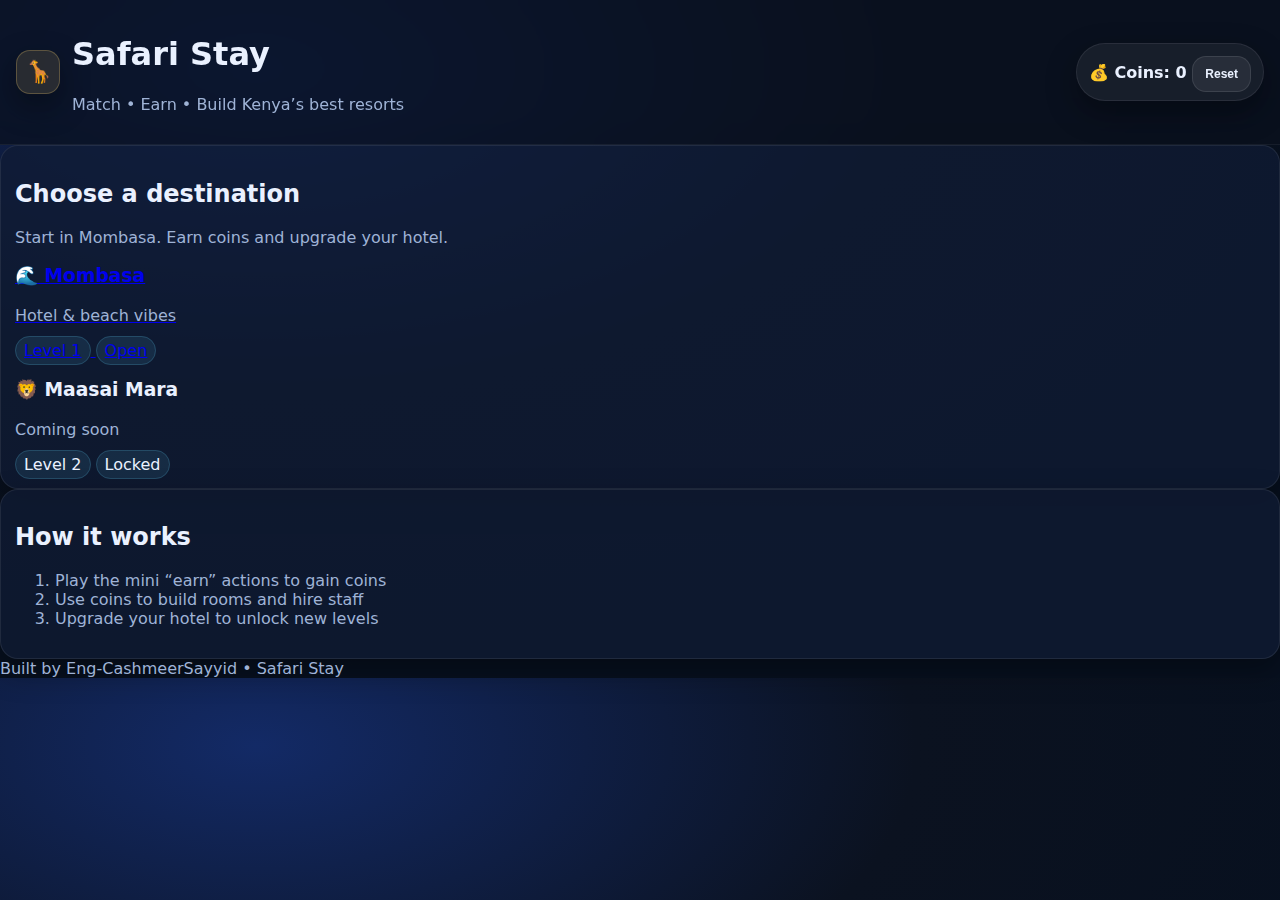
<file: index.html>
<!doctype html>
<html lang="en">
<head>
  <meta charset="utf-8" />
  <meta name="viewport" content="width=device-width,initial-scale=1" />
  <title>Safari Stay</title>
  <link rel="stylesheet" href="style.css" />
</head>
<body>
  <header class="topbar">
    <div class="brand">
      <div class="logo">🦒</div>
      <div>
        <h1>Safari Stay</h1>
        <p class="muted">Match • Earn • Build Kenya’s best resorts</p>
      </div>
    </div>

    <div class="pill">
      <span>💰 Coins:</span>
      <strong id="coins">0</strong>
      <button class="btn small" id="resetBtn" title="Reset coins & progress">Reset</button>
    </div>
  </header>

  <main class="container">
    <section class="card hero">
      <h2>Choose a destination</h2>
      <p class="muted">Start in Mombasa. Earn coins and upgrade your hotel.</p>

      <div class="grid2">
        <a class="levelCard" href="Mombasa.html">
          <div class="levelTitle">
            <h3>🌊 Mombasa</h3>
            <p class="muted">Hotel & beach vibes</p>
          </div>
          <div class="levelMeta">
            <span class="tag">Level 1</span>
            <span class="tag">Open</span>
          </div>
        </a>

        <div class="levelCard locked" aria-disabled="true">
          <div class="levelTitle">
            <h3>🦁 Maasai Mara</h3>
            <p class="muted">Coming soon</p>
          </div>
          <div class="levelMeta">
            <span class="tag">Level 2</span>
            <span class="tag">Locked</span>
          </div>
        </div>
      </div>
    </section>

    <section class="card">
      <h2>How it works</h2>
      <ol class="muted">
        <li>Play the mini “earn” actions to gain coins</li>
        <li>Use coins to build rooms and hire staff</li>
        <li>Upgrade your hotel to unlock new levels</li>
      </ol>
    </section>
  </main>

  <footer class="footer muted">
    Built by Eng-CashmeerSayyid • Safari Stay
  </footer>

  <script src="script.js"></script>
</body>
</html>
</file>
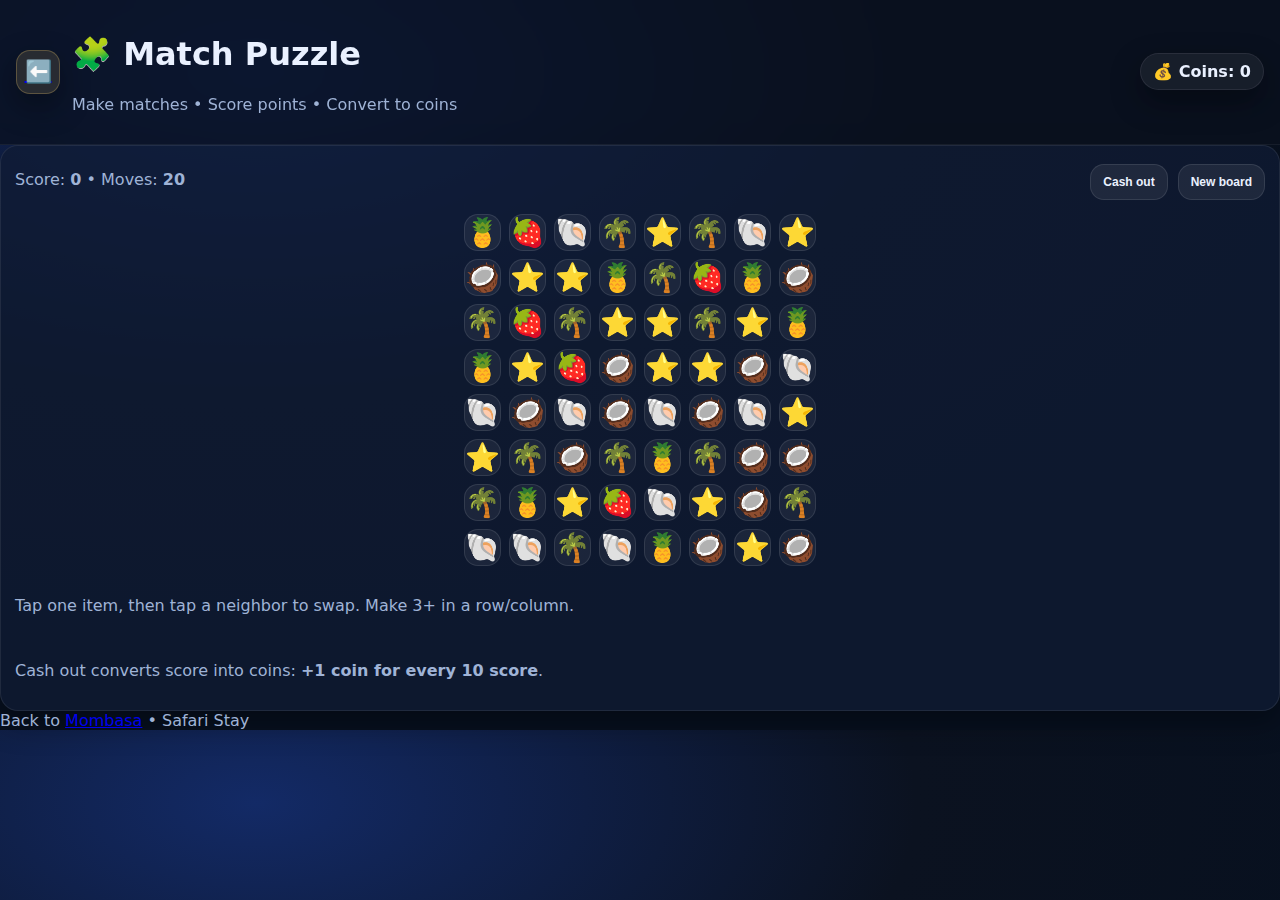
<file: puzzle.html>
<!doctype html>
<html lang="en">
<head>
  <meta charset="utf-8" />
  <meta name="viewport" content="width=device-width,initial-scale=1" />
  <title>Puzzle • Safari Stay</title>
  <link rel="stylesheet" href="style.css" />
  <style>
    .puzzleWrap{display:grid; gap:14px;}
    .hud{display:flex; gap:10px; flex-wrap:wrap; align-items:center; justify-content:space-between;}
    .grid{
      display:grid;
      grid-template-columns: repeat(8, 1fr);
      gap:8px;
      user-select:none;
    }
    .cell{
      aspect-ratio: 1 / 1;
      display:grid;
      place-items:center;
      font-size:28px;
      background: rgba(255,255,255,.06);
      border:1px solid rgba(255,255,255,.10);
      border-radius:14px;
      cursor:pointer;
      transition: transform .08s ease, border-color .12s ease;
    }
    .cell.selected{
      transform: scale(0.97);
      border-color: rgba(255,209,102,.55);
      box-shadow: 0 0 0 2px rgba(255,209,102,.20) inset;
    }
  </style>
</head>
<body>
  <header class="topbar">
    <div class="brand">
      <a class="logo" href="Mombasa.html" title="Back to Mombasa">⬅️</a>
      <div>
        <h1>🧩 Match Puzzle</h1>
        <p class="muted">Make matches • Score points • Convert to coins</p>
      </div>
    </div>

    <div class="pill">
      <span>💰 Coins:</span>
      <strong id="coins">0</strong>
    </div>
  </header>

  <main class="container">
    <section class="card puzzleWrap">
      <div class="hud">
        <div class="muted">Score: <b id="score">0</b> • Moves: <b id="moves">20</b></div>
        <div style="display:flex; gap:10px; align-items:center;">
          <button class="btn small" id="cashOutBtn">Cash out</button>
          <button class="btn small" id="resetPuzzle">New board</button>
        </div>
      </div>

      <div class="grid" id="grid"></div>

      <p class="muted" id="msg">
        Tap one item, then tap a neighbor to swap. Make 3+ in a row/column.
      </p>
      <p class="muted">
        Cash out converts score into coins: <b>+1 coin for every 10 score</b>.
      </p>
    </section>
  </main>

  <footer class="footer muted">
    Back to <a href="Mombasa.html">Mombasa</a> • Safari Stay
  </footer>

  <script src="puzzle.js"></script>
</body>
</html>
</file>
<file: style.css>
*{ box-sizing:border-box; }
:root{
  --bg:#0b1220;
  --card:#0f1b33;
  --text:#eaf1ff;
  --muted:#9fb3d6;
  --accent:#ffd36e;
  --danger:#ff7b7b;
  --ok:#7dffb2;
  --sky:#65d6ff;
  --shadow: 0 12px 30px rgba(0,0,0,.35);
  --radius:18px;
}

body{
  margin:0;
  font-family: system-ui, -apple-system, Segoe UI, Roboto, Arial, sans-serif;
  color:var(--text);
  background: radial-gradient(1200px 600px at 20% 10%, #132a66 0%, #0b1220 55%, #07101f 100%);
}

.topbar{
  position:sticky; top:0; z-index:10;
  display:flex; gap:14px; align-items:center; justify-content:space-between;
  padding:14px 16px;
  background: rgba(10,16,30,.75);
  backdrop-filter: blur(10px);
  border-bottom: 1px solid rgba(255,255,255,.06);
}

.brand{ display:flex; gap:12px; align-items:center; }
.logo{
  width:44px; height:44px; border-radius:14px;
  display:grid; place-items:center;
  background: rgba(255,211,110,.12);
  border: 1px solid rgba(255,211,110,.25);
  box-shadow: var(--shadow);
  font-size:22px;
}
.title{ font-weight:800; letter-spacing:.2px; }
.subtitle{ font-size:12px; color:var(--muted); margin-top:2px; }

.hud{ display:flex; gap:10px; flex-wrap:wrap; justify-content:flex-end; }
.pill{
  background: rgba(255,255,255,.06);
  border: 1px solid rgba(255,255,255,.08);
  padding:8px 12px;
  border-radius:999px;
  box-shadow: var(--shadow);
  font-weight:700;
}

.tabs{
  display:flex;
  gap:10px;
  padding:12px 16px;
  position:sticky;
  top:72px;
  z-index:9;
  background: rgba(7,16,31,.65);
  backdrop-filter: blur(10px);
  border-bottom: 1px solid rgba(255,255,255,.06);
}
.tab{
  border:0;
  cursor:pointer;
  color:var(--text);
  background: rgba(255,255,255,.06);
  border: 1px solid rgba(255,255,255,.08);
  padding:10px 14px;
  border-radius:999px;
  font-weight:800;
}
.tab.active{
  background: rgba(255,211,110,.16);
  border-color: rgba(255,211,110,.35);
}

.view{ display:none; padding:16px; }
.view.active{ display:block; }

.grid{
  display:grid;
  grid-template-columns: 1.2fr .8fr;
  gap:14px;
  max-width:1100px;
  margin:0 auto;
}
@media (max-width: 900px){
  .grid{ grid-template-columns:1fr; }
  .tabs{ top:78px; }
}

.card{
  background: rgba(15,27,51,.78);
  border: 1px solid rgba(255,255,255,.08);
  border-radius: var(--radius);
  box-shadow: var(--shadow);
  padding:14px;
}

.cardHeader h2{ margin:0; font-size:18px; }
.small{ color:var(--muted); font-size:12px; margin-top:4px; }
.muted{ color:var(--muted); }

.actions{
  display:flex;
  gap:10px;
  flex-wrap:wrap;
  margin-top:12px;
}

.btn{
  border:0; cursor:pointer;
  background: rgba(255,255,255,.07);
  border: 1px solid rgba(255,255,255,.10);
  color:var(--text);
  font-weight:800;
  padding:10px 12px;
  border-radius:14px;
}
.btn:hover{ transform: translateY(-1px); }
.btn.danger{
  background: rgba(255,123,123,.12);
  border-color: rgba(255,123,123,.30);
}

.divider{
  height:1px;
  background: rgba(255,255,255,.08);
  margin:14px 0;
}

/* ✅ NEW: HOTEL STAGE (MODULAR VISUAL) */
.hotelStage{
  margin-top:12px;
  padding:12px;
  border-radius:18px;
  background: rgba(255,255,255,.03);
  border: 1px solid rgba(255,255,255,.06);
  overflow:auto;
}

.floorRow{
  display:flex;
  gap:12px;
  align-items:flex-end;
  justify-content:flex-start;
  min-width: 760px;
}
.floorRow img{ display:block; }

.hotspot{
  position:relative;
  border:0;
  background: transparent;
  padding:0;
  cursor:pointer;
  border-radius:16px;
  outline: none;
}
.hotspot:hover{
  transform: translateY(-1px);
}
.hotspot:active{
  transform: translateY(0px) scale(.99);
}

.roomSpot img{
  width: 120px;
  height:auto;
  filter: drop-shadow(0 12px 16px rgba(0,0,0,.35));
}
.stationSpot img{
  width: 120px;
  height:auto;
  filter: drop-shadow(0 12px 16px rgba(0,0,0,.35));
}
.receptionSpot img{
  width: 260px;
  height:auto;
  filter: drop-shadow(0 12px 16px rgba(0,0,0,.35));
}

.spotBadge{
  position:absolute;
  top:8px;
  left:8px;
  background: rgba(0,0,0,.45);
  border: 1px solid rgba(255,255,255,.18);
  color: #fff;
  font-weight: 900;
  padding: 4px 8px;
  border-radius: 999px;
  font-size: 12px;
}
.spotIcon{
  position:absolute;
  bottom:10px;
  right:10px;
  font-size: 20px;
  filter: drop-shadow(0 6px 10px rgba(0,0,0,.45));
}

.stationLabel{
  position:absolute;
  bottom:8px;
  left:8px;
  background: rgba(255,255,255,.10);
  border: 1px solid rgba(255,255,255,.14);
  color: var(--text);
  font-weight: 900;
  padding: 4px 8px;
  border-radius: 999px;
  font-size: 12px;
}

.stairsRow{
  display:flex;
  justify-content:center;
  padding: 10px 0 6px;
}
.stairsImg{
  width: 170px;
  height:auto;
  opacity: .95;
  filter: drop-shadow(0 12px 16px rgba(0,0,0,.35));
}

.spawnLane{
  flex: 1;
  min-width: 260px;
  padding: 10px 12px;
  border-radius: 16px;
  background: rgba(255,255,255,.04);
  border: 1px solid rgba(255,255,255,.06);
}
.spawnTitle{
  font-weight: 900;
  margin-bottom: 6px;
}
.spawnPeople{
  font-size: 28px;
  line-height: 1.1;
}

/* Rooms list cards */
.rooms{
  display:grid;
  grid-template-columns: repeat(2, minmax(0,1fr));
  gap:12px;
  margin-top:12px;
}
.room{
  border-radius:16px;
  padding:12px;
  background: rgba(255,255,255,.05);
  border: 1px solid rgba(255,255,255,.08);
  display:flex;
  flex-direction:column;
  gap:10px;
  min-height:140px;
  cursor:pointer;
}
.roomTop{
  display:flex; justify-content:space-between; align-items:center;
  font-weight:900;
}
.roomBadge{
  font-size:12px; color:var(--muted);
  background: rgba(255,255,255,.06);
  border: 1px solid rgba(255,255,255,.08);
  padding:4px 8px;
  border-radius:999px;
}
.roomEmoji{
  font-size:28px;
  line-height:1;
  min-height:32px;
}
.roomInfo{
  display:flex; gap:8px; flex-wrap:wrap;
  font-size:12px;
  color:var(--muted);
}
.tag{
  background: rgba(101,214,255,.10);
  border: 1px solid rgba(101,214,255,.18);
  padding:4px 8px;
  border-radius:999px;
}
.tag.warn{
  background: rgba(255,211,110,.10);
  border-color: rgba(255,211,110,.18);
}
.tag.danger{
  background: rgba(255,123,123,.10);
  border-color: rgba(255,123,123,.20);
}

.roomButtons{
  display:flex;
  gap:10px;
  flex-wrap:wrap;
}
.smallBtn{
  border:0;
  cursor:pointer;
  font-weight:900;
  padding:8px 10px;
  border-radius: 12px;
  color: var(--text);
  background: rgba(255,255,255,.06);
  border: 1px solid rgba(255,255,255,.10);
}
.smallBtn.clean{
  background: rgba(101,214,255,.10);
  border-color: rgba(101,214,255,.18);
}
.smallBtn:disabled{
  opacity: .5;
  cursor:not-allowed;
}

.snacks{
  display:grid;
  grid-template-columns: repeat(2, minmax(0,1fr));
  gap:10px;
  margin-top:12px;
}
.snack{
  border:0; cursor:pointer;
  border-radius:16px;
  padding:14px 10px;
  font-weight:900;
  background: rgba(255,255,255,.06);
  border: 1px solid rgba(255,255,255,.10);
  color:var(--text);
}
.snack.selected{
  background: rgba(255,211,110,.16);
  border-color: rgba(255,211,110,.35);
}

.notice{
  margin-top:12px;
  padding:12px;
  border-radius:16px;
  background: rgba(125,255,178,.08);
  border: 1px solid rgba(125,255,178,.18);
  color: var(--text);
  font-weight:700;
}

.mini{
  margin-top:12px;
  padding:12px;
  border-radius:16px;
  background: rgba(255,255,255,.04);
  border: 1px solid rgba(255,255,255,.06);
  color: var(--muted);
  font-size:13px;
}
.miniTitle{ font-weight:900; color:var(--text); margin-bottom:6px; }

/* Puzzle */
.puzzleTop{ display:flex; gap:10px; flex-wrap:wrap; margin-top:10px; }

.board{
  margin-top:12px;
  width: min(420px, 100%);
  aspect-ratio: 1/1;
  display:grid;
  grid-template-columns: repeat(6, 1fr);
  gap:8px;

  padding: 10px;
  border-radius: 18px;
  background: rgba(255,255,255,.03);
  border: 1px solid rgba(255,255,255,.06);
}

/* Tile base */
.tile{
  display:grid;
  place-items:center;
  border-radius:14px;
  background: rgba(255,255,255,.06);
  border: 1px solid rgba(255,255,255,.10);
  cursor:pointer;
  user-select:none;
  transition: transform .12s ease, background .12s ease;

  position: relative;
  overflow: hidden;

  /* emoji fallback */
  font-size: 24px;
  color: rgba(255,255,255,.95);
}

/* image layer (on top of emoji) */
.tile::before{
  content:"";
  position:absolute;
  inset:0;
  margin:auto;
  width: 78%;
  height: 78%;
  background-size: contain;
  background-repeat: no-repeat;
  background-position: center;
  filter: drop-shadow(0 10px 12px rgba(0,0,0,.35));
  pointer-events:none;

  /* float animation */
  animation: float 3s ease-in-out infinite;
}

/* selected state */
.tile.selected{
  background: rgba(101,214,255,.14);
  border-color: rgba(101,214,255,.32);
  transform: scale(1.03);
}

.tile:active{ transform: scale(.96); }

.tile.pop{ animation: pop .18s ease-in-out; }
@keyframes pop{
  0%{ transform: scale(.9); opacity:.7;}
  100%{ transform: scale(1); opacity:1;}
}

@keyframes float{
  0%   { transform: translateY(0); }
  50%  { transform: translateY(-3px); }
  100% { transform: translateY(0); }
}

/* tile type → image mapping */
.tile.t-palm::before    { background-image: url("images/tiles/palm.png"); }
.tile.t-shell::before   { background-image: url("images/tiles/shell.png"); }
.tile.t-fish::before    { background-image: url("images/tiles/fish.png"); }
.tile.t-coconut::before { background-image: url("images/tiles/coconut.png"); }
.tile.t-wave::before    { background-image: url("images/tiles/wave.png"); }
.tile.t-sun::before     { background-image: url("images/tiles/sun.png"); }
/* === HOTEL VISUAL TUNING === */
.hotelStage{
  position: relative;
}

.floorRow{
  justify-content: center;     /* centers your modules */
  gap: 18px;                   /* more spacing */
  padding: 6px 0;
}

/* make the modules bigger and consistent */
.roomSpot img,
.stationSpot img{
  width: 140px;                /* increase if your PNG is small */
  height: auto;
}

/* reception should be larger */
.receptionSpot img{
  width: 320px;
  height: auto;
}

/* stairs */
.stairsImg{
  width: 220px;
}
/* === MOVING CHARACTERS === */
.hotelStage{ position: relative; }
.agent{
  position: absolute;
  left: 30px;
  top: 30px;
  font-size: 28px;
  transition: transform 0.6s ease;
  z-index: 50;
  filter: drop-shadow(0 8px 10px rgba(0,0,0,.45));
}
</file>
